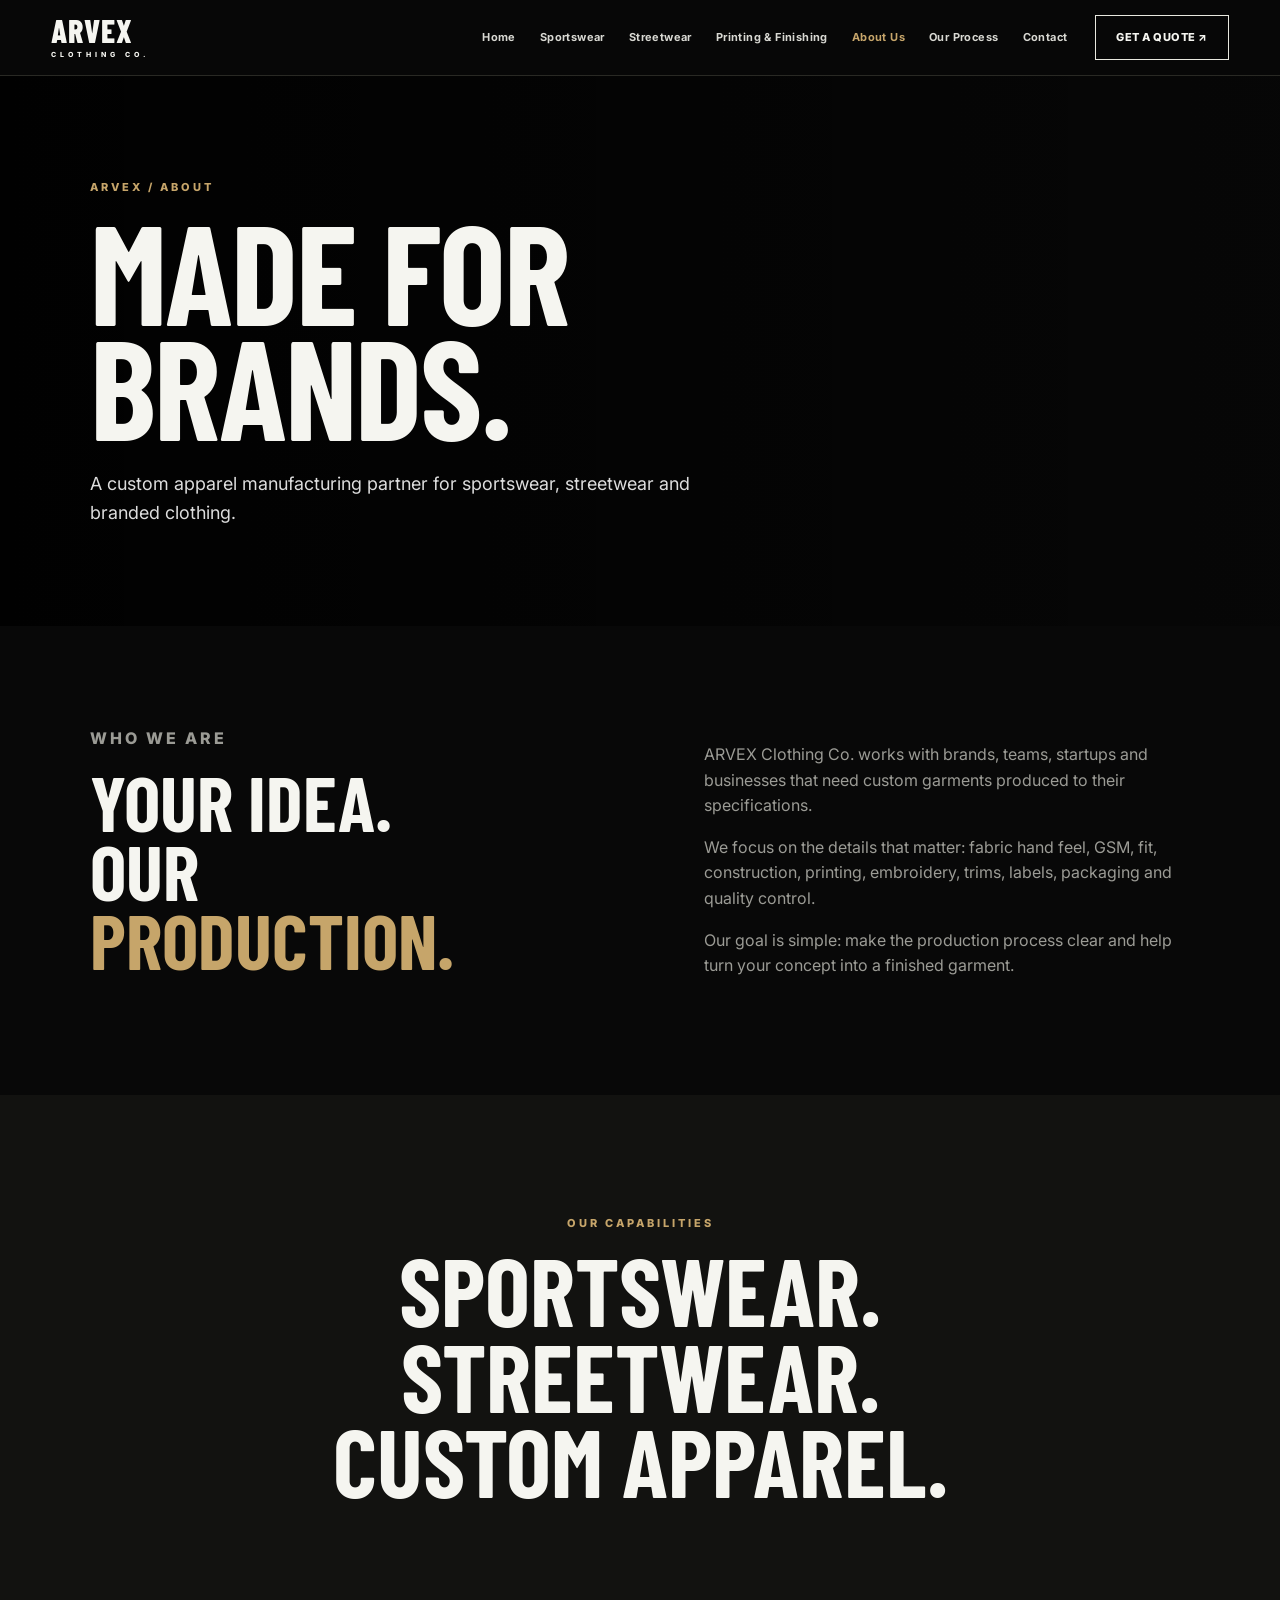
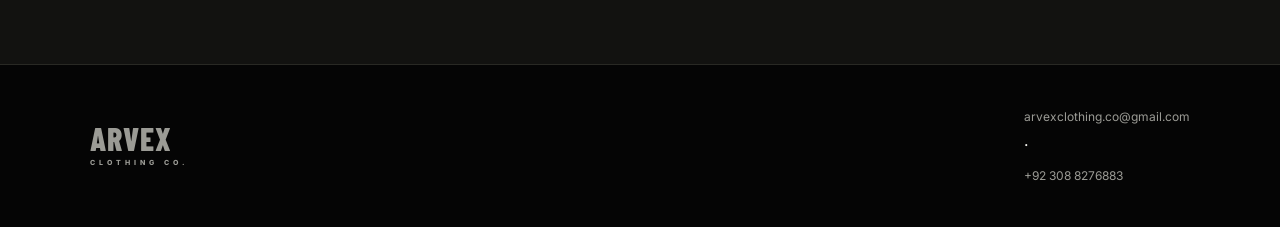
<file: about.html>
<!DOCTYPE html>
<html lang="en"><head><meta charset="UTF-8"><meta name="viewport" content="width=device-width,initial-scale=1.0"><title>About ARVEX Clothing Co.</title><link rel="preconnect" href="https://fonts.googleapis.com"><link rel="preconnect" href="https://fonts.gstatic.com" crossorigin><link href="https://fonts.googleapis.com/css2?family=Barlow+Condensed:wght@400;500;600;700;800&family=Inter:wght@400;500;600;700&display=swap" rel="stylesheet"><link rel="stylesheet" href="styles.css"></head>
<body>
<header class="site-header"><a class="logo" href="index.html">ARVEX<span>CLOTHING CO.</span></a><button class="menu-btn">☰</button><nav><a href="index.html">Home</a><a href="sportswear.html">Sportswear</a><a href="streetwear.html">Streetwear</a><a href="printing.html">Printing & Finishing</a><a class="active" href="about.html">About Us</a><a href="process.html">Our Process</a><a href="contact.html">Contact</a></nav><a class="header-cta" href="contact.html">GET A QUOTE ↗</a></header>
<main><section class="page-hero about-hero"><div><p class="eyebrow">ARVEX / ABOUT</p><h1>MADE FOR<br>BRANDS.</h1><p>A custom apparel manufacturing partner for sportswear, streetwear and branded clothing.</p></div></section>
<section class="section two-col"><div><p class="eyebrow">WHO WE ARE</p><h2>YOUR IDEA.<br>OUR <span>PRODUCTION.</span></h2></div><div><p>ARVEX Clothing Co. works with brands, teams, startups and businesses that need custom garments produced to their specifications.</p><p>We focus on the details that matter: fabric hand feel, GSM, fit, construction, printing, embroidery, trims, labels, packaging and quality control.</p><p>Our goal is simple: make the production process clear and help turn your concept into a finished garment.</p></div></section>
<section class="dark-panel"><p class="eyebrow">OUR CAPABILITIES</p><h2>SPORTSWEAR.<br>STREETWEAR.<br>CUSTOM APPAREL.</h2></section></main>
<footer class="compact-footer"><div><a class="logo" href="index.html">ARVEX<span>CLOTHING CO.</span></a></div><div><a href="mailto:arvexclothing.co@gmail.com">arvexclothing.co@gmail.com</a> · <a href="tel:+923088276883">+92 308 8276883</a></div></footer><script src="script.js"></script></body></html>
</file>
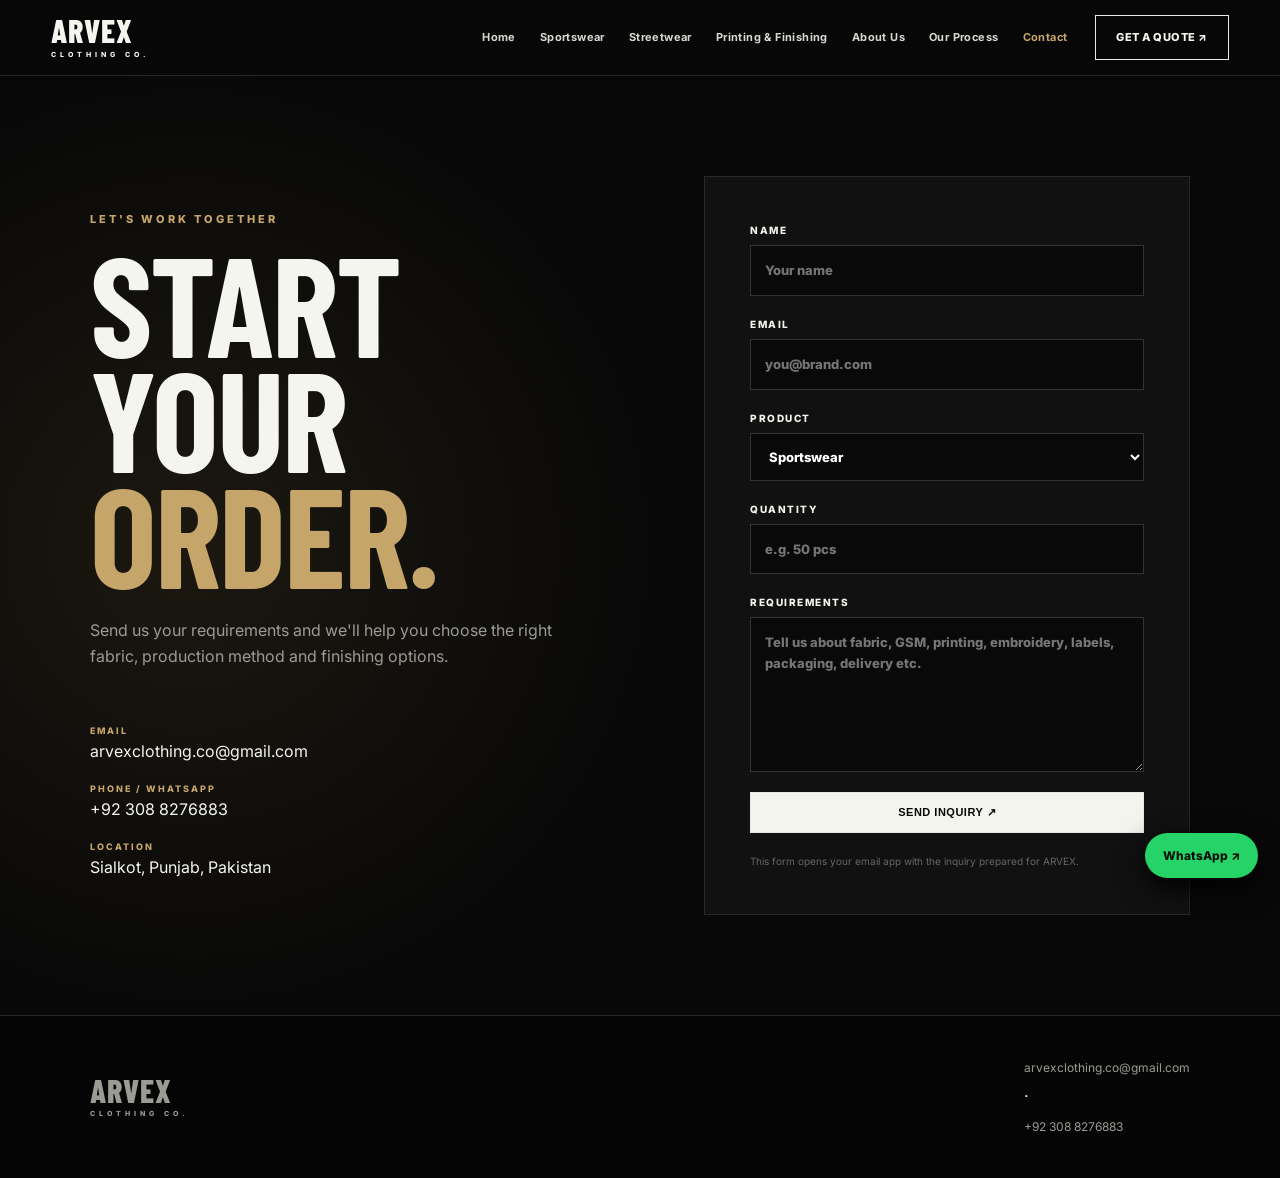
<file: contact.html>
<!DOCTYPE html>
<html lang="en"><head><meta charset="UTF-8"><meta name="viewport" content="width=device-width,initial-scale=1.0"><title>Contact ARVEX | Get a Quote</title><link rel="preconnect" href="https://fonts.googleapis.com"><link rel="preconnect" href="https://fonts.gstatic.com" crossorigin><link href="https://fonts.googleapis.com/css2?family=Barlow+Condensed:wght@400;500;600;700;800&family=Inter:wght@400;500;600;700&display=swap" rel="stylesheet"><link rel="stylesheet" href="styles.css"></head>
<body>
<header class="site-header"><a class="logo" href="index.html">ARVEX<span>CLOTHING CO.</span></a><button class="menu-btn">☰</button><nav><a href="index.html">Home</a><a href="sportswear.html">Sportswear</a><a href="streetwear.html">Streetwear</a><a href="printing.html">Printing & Finishing</a><a href="about.html">About Us</a><a href="process.html">Our Process</a><a class="active" href="contact.html">Contact</a></nav><a class="header-cta" href="contact.html">GET A QUOTE ↗</a></header>
<main>
<section class="contact-section"><div class="contact-copy"><p class="eyebrow">LET'S WORK TOGETHER</p><h1>START YOUR<br><em>ORDER.</em></h1><p>Send us your requirements and we'll help you choose the right fabric, production method and finishing options.</p><div class="contact-details"><a href="mailto:arvexclothing.co@gmail.com"><small>EMAIL</small>arvexclothing.co@gmail.com</a><a href="tel:+923088276883"><small>PHONE / WHATSAPP</small>+92 308 8276883</a><div><small>LOCATION</small>Sialkot, Punjab, Pakistan</div></div></div>
<form id="quoteForm" class="quote-form"><label>Name<input name="name" required placeholder="Your name"></label><label>Email<input type="email" name="email" required placeholder="you@brand.com"></label><label>Product<select name="product"><option>Sportswear</option><option>Streetwear</option><option>Graphic Tees</option><option>Sweatpants</option><option>Denim Jeans</option><option>Windbreaker Sets</option><option>Other / Custom</option></select></label><label>Quantity<input name="quantity" placeholder="e.g. 50 pcs"></label><label>Requirements<textarea name="message" required rows="6" placeholder="Tell us about fabric, GSM, printing, embroidery, labels, packaging, delivery etc."></textarea></label><button class="btn btn-light" type="submit">SEND INQUIRY ↗</button><p class="form-note">This form opens your email app with the inquiry prepared for ARVEX.</p></form></section>
</main><footer class="compact-footer"><div><a class="logo" href="index.html">ARVEX<span>CLOTHING CO.</span></a></div><div><a href="mailto:arvexclothing.co@gmail.com">arvexclothing.co@gmail.com</a> · <a href="tel:+923088276883">+92 308 8276883</a></div></footer><a class="whatsapp" href="https://wa.me/923088276883?text=Hello%20ARVEX%2C%20I%20would%20like%20a%20custom%20clothing%20quote." target="_blank" rel="noopener">WhatsApp ↗</a><script src="script.js"></script></body></html>
</file>
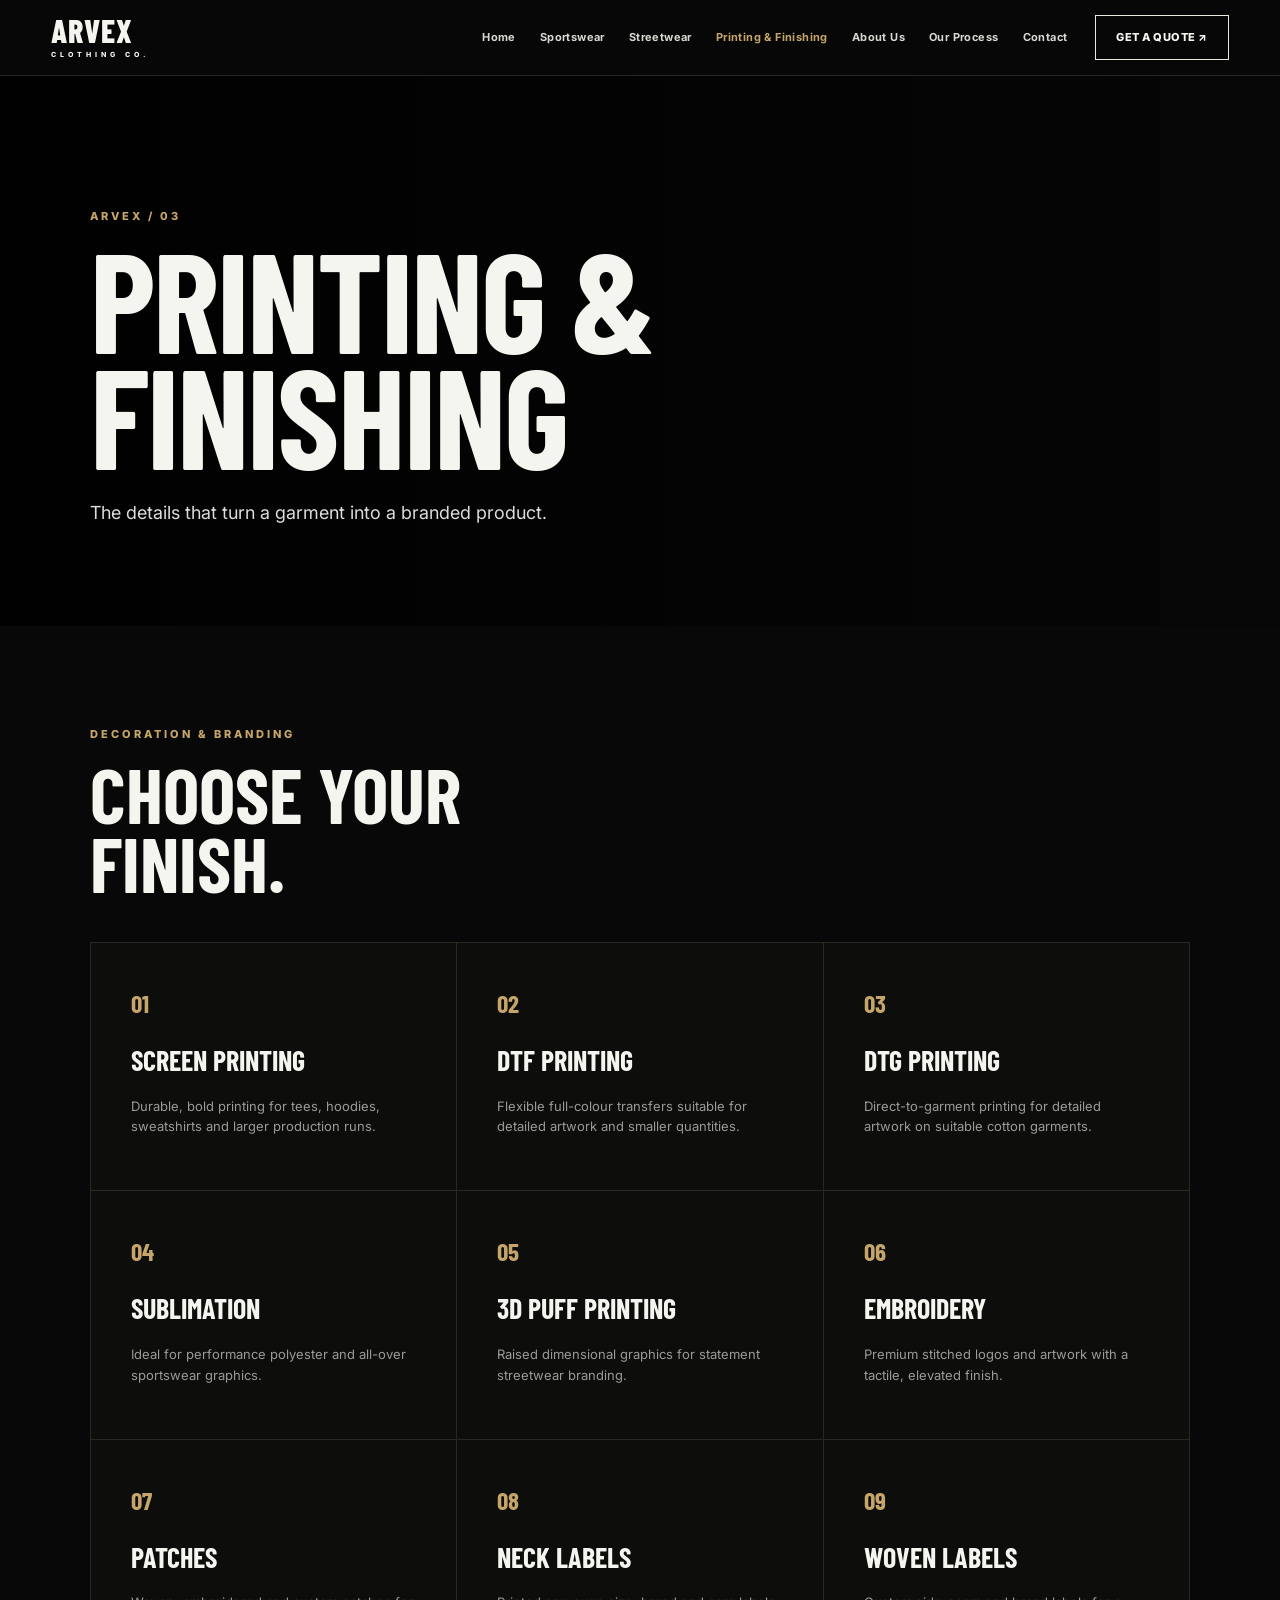
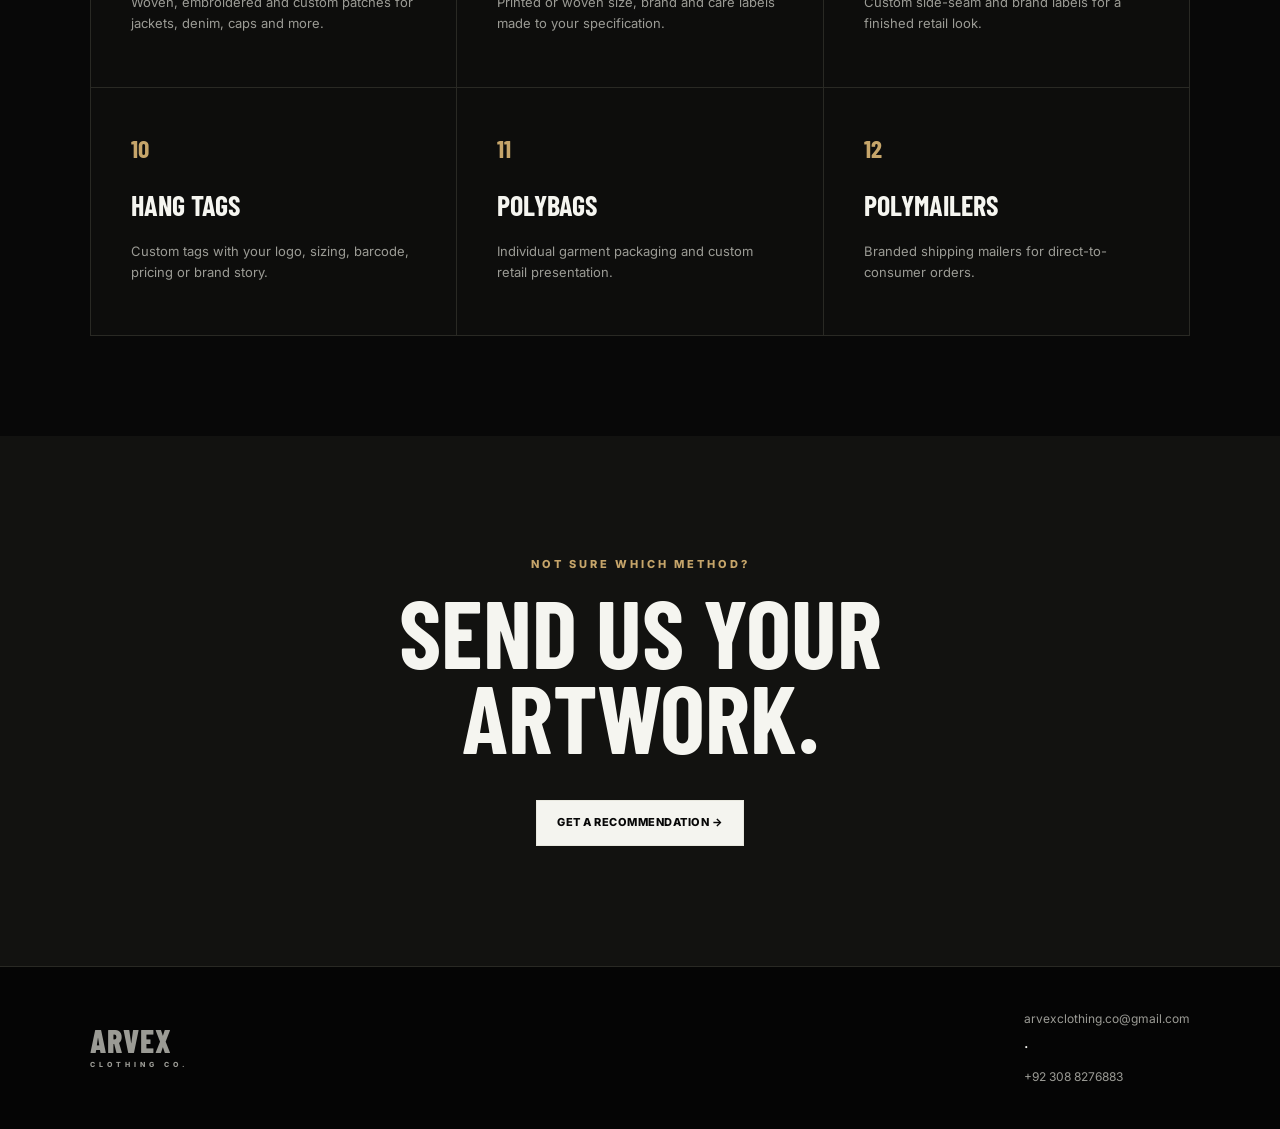
<file: printing.html>
<!DOCTYPE html>
<html lang="en"><head><meta charset="UTF-8"><meta name="viewport" content="width=device-width,initial-scale=1.0"><title>Printing & Finishing | ARVEX</title><link rel="preconnect" href="https://fonts.googleapis.com"><link rel="preconnect" href="https://fonts.gstatic.com" crossorigin><link href="https://fonts.googleapis.com/css2?family=Barlow+Condensed:wght@400;500;600;700;800&family=Inter:wght@400;500;600;700&display=swap" rel="stylesheet"><link rel="stylesheet" href="styles.css"></head>
<body>
<header class="site-header"><a class="logo" href="index.html">ARVEX<span>CLOTHING CO.</span></a><button class="menu-btn">☰</button><nav><a href="index.html">Home</a><a href="sportswear.html">Sportswear</a><a href="streetwear.html">Streetwear</a><a class="active" href="printing.html">Printing & Finishing</a><a href="about.html">About Us</a><a href="process.html">Our Process</a><a href="contact.html">Contact</a></nav><a class="header-cta" href="contact.html">GET A QUOTE ↗</a></header>
<main>
<section class="page-hero print-hero"><div><p class="eyebrow">ARVEX / 03</p><h1>PRINTING &<br>FINISHING</h1><p>The details that turn a garment into a branded product.</p></div></section>
<section class="section"><div class="section-head"><div><p class="eyebrow">DECORATION & BRANDING</p><h2>CHOOSE YOUR<br>FINISH.</h2></div></div>
<div class="finish-grid">
<div class="finish-card"><b>01</b><h3>SCREEN PRINTING</h3><p>Durable, bold printing for tees, hoodies, sweatshirts and larger production runs.</p></div>
<div class="finish-card"><b>02</b><h3>DTF PRINTING</h3><p>Flexible full-colour transfers suitable for detailed artwork and smaller quantities.</p></div>
<div class="finish-card"><b>03</b><h3>DTG PRINTING</h3><p>Direct-to-garment printing for detailed artwork on suitable cotton garments.</p></div>
<div class="finish-card"><b>04</b><h3>SUBLIMATION</h3><p>Ideal for performance polyester and all-over sportswear graphics.</p></div>
<div class="finish-card"><b>05</b><h3>3D PUFF PRINTING</h3><p>Raised dimensional graphics for statement streetwear branding.</p></div>
<div class="finish-card"><b>06</b><h3>EMBROIDERY</h3><p>Premium stitched logos and artwork with a tactile, elevated finish.</p></div>
<div class="finish-card"><b>07</b><h3>PATCHES</h3><p>Woven, embroidered and custom patches for jackets, denim, caps and more.</p></div>
<div class="finish-card"><b>08</b><h3>NECK LABELS</h3><p>Printed or woven size, brand and care labels made to your specification.</p></div>
<div class="finish-card"><b>09</b><h3>WOVEN LABELS</h3><p>Custom side-seam and brand labels for a finished retail look.</p></div>
<div class="finish-card"><b>10</b><h3>HANG TAGS</h3><p>Custom tags with your logo, sizing, barcode, pricing or brand story.</p></div>
<div class="finish-card"><b>11</b><h3>POLYBAGS</h3><p>Individual garment packaging and custom retail presentation.</p></div>
<div class="finish-card"><b>12</b><h3>POLYMAILERS</h3><p>Branded shipping mailers for direct-to-consumer orders.</p></div>
</div></section>
<section class="dark-panel"><p class="eyebrow">NOT SURE WHICH METHOD?</p><h2>SEND US YOUR<br>ARTWORK.</h2><a class="btn btn-light" href="contact.html">GET A RECOMMENDATION →</a></section>
</main><footer class="compact-footer"><div><a class="logo" href="index.html">ARVEX<span>CLOTHING CO.</span></a></div><div><a href="mailto:arvexclothing.co@gmail.com">arvexclothing.co@gmail.com</a> · <a href="tel:+923088276883">+92 308 8276883</a></div></footer><script src="script.js"></script></body></html>
</file>
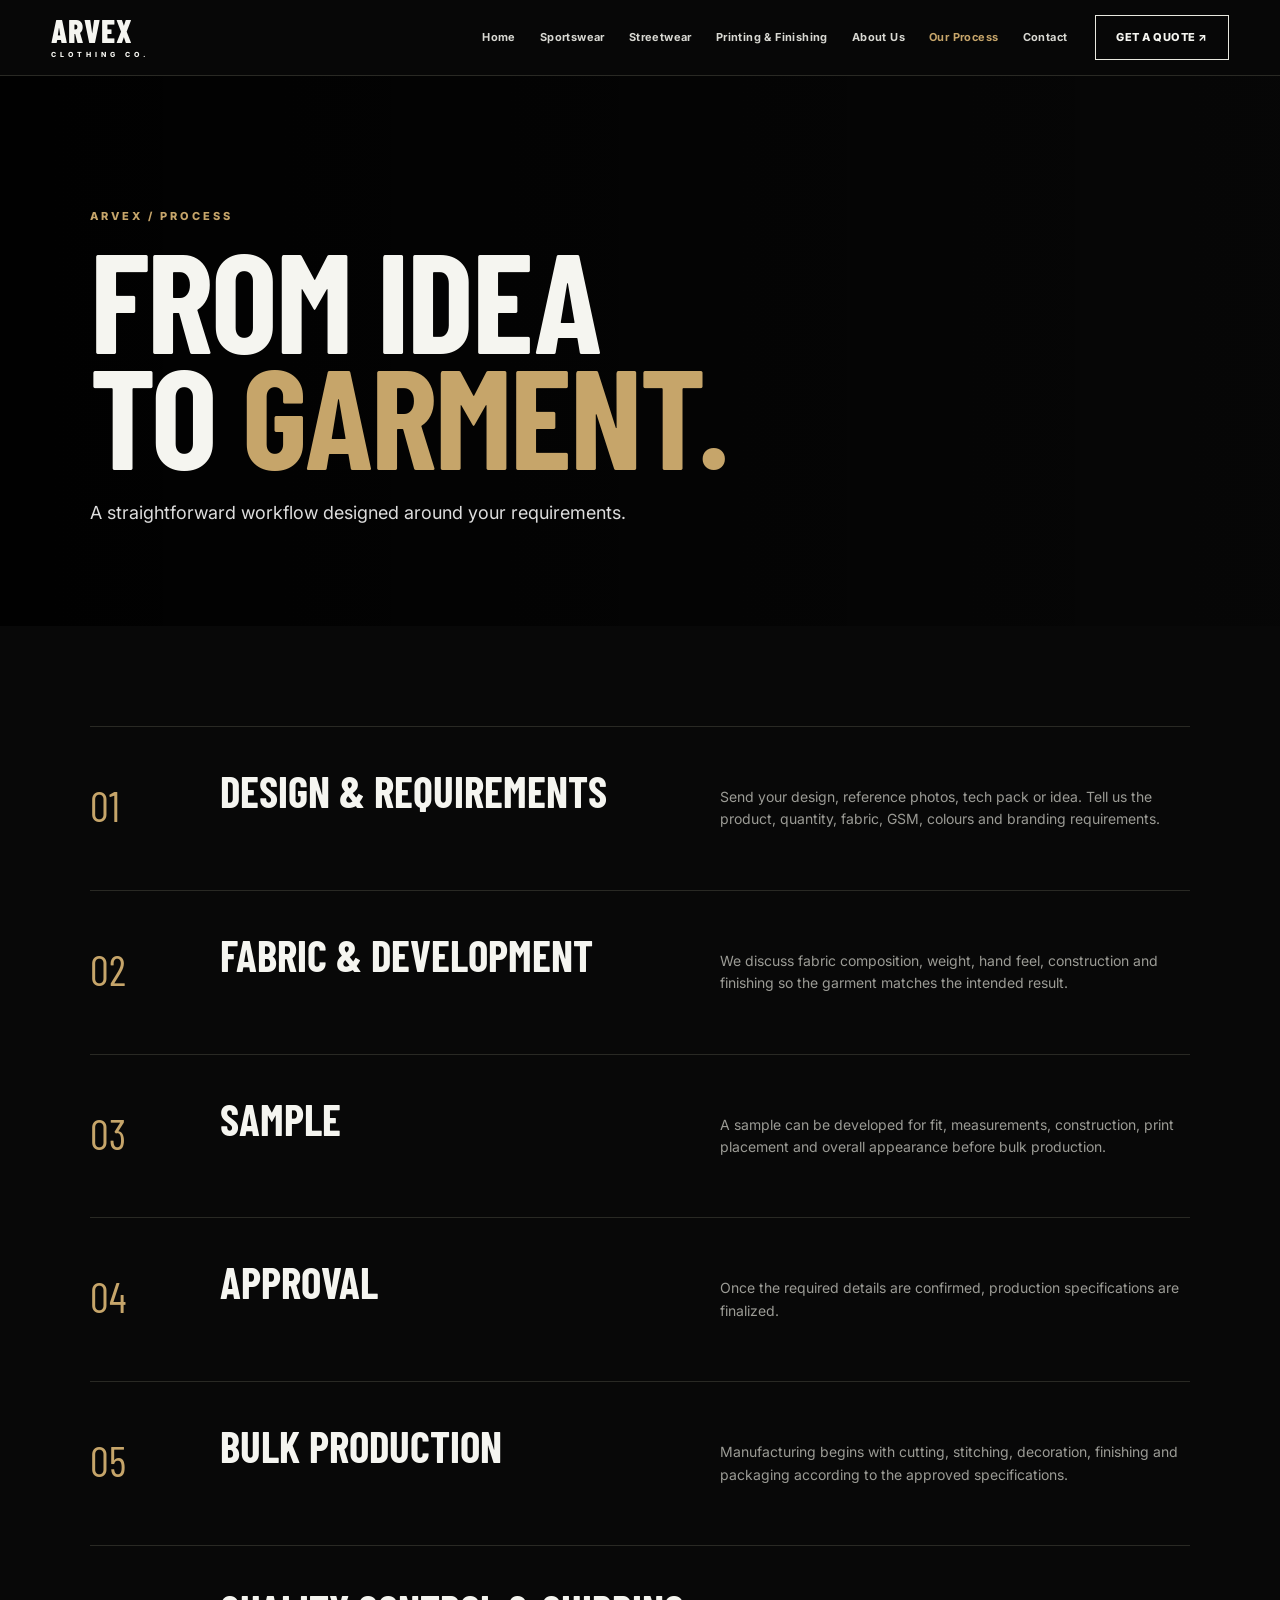
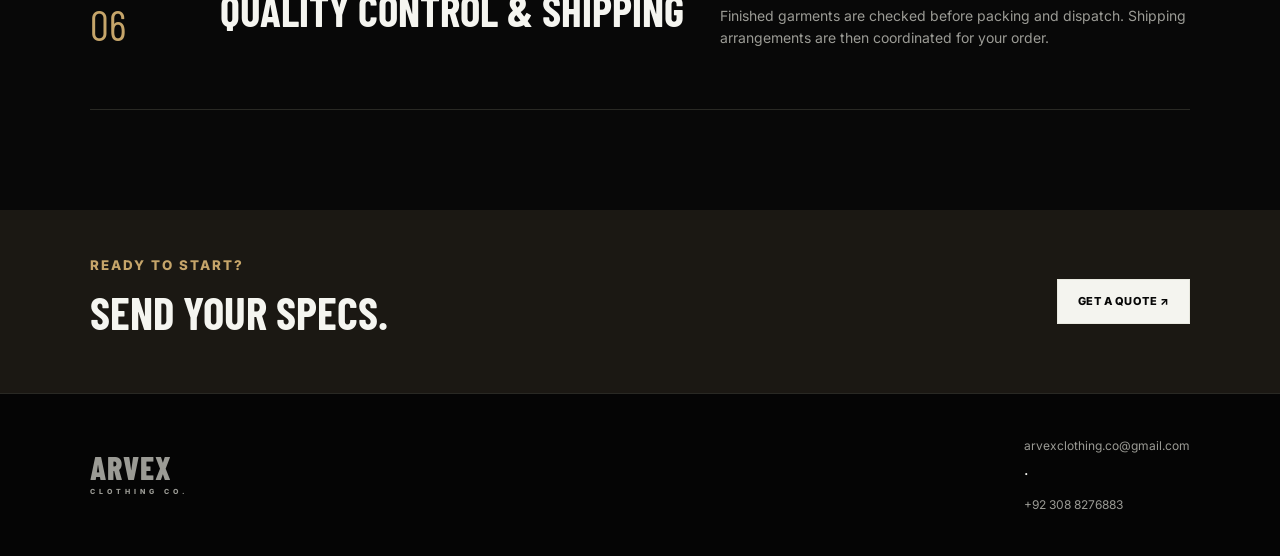
<file: process.html>
<!DOCTYPE html>
<html lang="en"><head><meta charset="UTF-8"><meta name="viewport" content="width=device-width,initial-scale=1.0"><title>Our Process | ARVEX</title><link rel="preconnect" href="https://fonts.googleapis.com"><link rel="preconnect" href="https://fonts.gstatic.com" crossorigin><link href="https://fonts.googleapis.com/css2?family=Barlow+Condensed:wght@400;500;600;700;800&family=Inter:wght@400;500;600;700&display=swap" rel="stylesheet"><link rel="stylesheet" href="styles.css"></head>
<body>
<header class="site-header"><a class="logo" href="index.html">ARVEX<span>CLOTHING CO.</span></a><button class="menu-btn">☰</button><nav><a href="index.html">Home</a><a href="sportswear.html">Sportswear</a><a href="streetwear.html">Streetwear</a><a href="printing.html">Printing & Finishing</a><a href="about.html">About Us</a><a class="active" href="process.html">Our Process</a><a href="contact.html">Contact</a></nav><a class="header-cta" href="contact.html">GET A QUOTE ↗</a></header>
<main><section class="page-hero process-hero"><div><p class="eyebrow">ARVEX / PROCESS</p><h1>FROM IDEA<br>TO <em>GARMENT.</em></h1><p>A straightforward workflow designed around your requirements.</p></div></section>
<section class="section"><div class="process-list">
<div><span>01</span><h2>DESIGN & REQUIREMENTS</h2><p>Send your design, reference photos, tech pack or idea. Tell us the product, quantity, fabric, GSM, colours and branding requirements.</p></div>
<div><span>02</span><h2>FABRIC & DEVELOPMENT</h2><p>We discuss fabric composition, weight, hand feel, construction and finishing so the garment matches the intended result.</p></div>
<div><span>03</span><h2>SAMPLE</h2><p>A sample can be developed for fit, measurements, construction, print placement and overall appearance before bulk production.</p></div>
<div><span>04</span><h2>APPROVAL</h2><p>Once the required details are confirmed, production specifications are finalized.</p></div>
<div><span>05</span><h2>BULK PRODUCTION</h2><p>Manufacturing begins with cutting, stitching, decoration, finishing and packaging according to the approved specifications.</p></div>
<div><span>06</span><h2>QUALITY CONTROL & SHIPPING</h2><p>Finished garments are checked before packing and dispatch. Shipping arrangements are then coordinated for your order.</p></div>
</div></section>
<section class="quote-strip"><div><small>READY TO START?</small><strong>SEND YOUR SPECS.</strong></div><a class="btn btn-light" href="contact.html">GET A QUOTE ↗</a></section></main>
<footer class="compact-footer"><div><a class="logo" href="index.html">ARVEX<span>CLOTHING CO.</span></a></div><div><a href="mailto:arvexclothing.co@gmail.com">arvexclothing.co@gmail.com</a> · <a href="tel:+923088276883">+92 308 8276883</a></div></footer><script src="script.js"></script></body></html>
</file>
<file: styles.css>
:root{--bg:#080808;--panel:#111;--text:#f5f5f0;--muted:#9b9b95;--line:#292924;--accent:#c6a56a}*{box-sizing:border-box}html{scroll-behavior:smooth}body{margin:0;background:var(--bg);color:var(--text);font-family:Inter,Arial,sans-serif;line-height:1.6}a{color:inherit;text-decoration:none}.site-header{height:76px;padding:0 4vw;display:flex;align-items:center;gap:28px;border-bottom:1px solid var(--line);position:sticky;top:0;z-index:50;background:rgba(8,8,8,.94);backdrop-filter:blur(12px)}.logo{font-family:"Barlow Condensed";font-size:32px;font-weight:800;letter-spacing:1px;line-height:.8;white-space:nowrap}.logo span{display:block;font-family:Inter;font-size:7px;letter-spacing:4px;text-align:center;margin-top:8px}.site-header nav{display:flex;gap:24px;align-items:center;margin-left:auto}.site-header nav a{font-size:11px;font-weight:700;letter-spacing:.4px;color:#d8d8d2}.site-header nav a:hover,.site-header nav .active{color:var(--accent)}.header-cta,.btn{border:1px solid #e8e8df;padding:13px 20px;font-size:11px;font-weight:800;letter-spacing:.5px}.header-cta{white-space:nowrap}.menu-btn{display:none;background:none;border:0;color:white;font-size:25px}.hero{min-height:720px;display:flex;align-items:center;padding:80px 7vw;position:relative;overflow:hidden;background:linear-gradient(90deg,rgba(0,0,0,.9),rgba(0,0,0,.35)),url("https://images.unsplash.com/photo-1552374196-c4e7ffc6e126?auto=format&fit=crop&w=2200&q=90") center/cover}.hero-content{position:relative;max-width:760px}.eyebrow{font-size:11px;letter-spacing:3px;font-weight:800;color:var(--accent);margin:0 0 15px}.hero h1,.page-hero h1,.contact-copy h1{font-family:"Barlow Condensed";font-size:clamp(72px,11vw,150px);line-height:.82;margin:0 0 28px;letter-spacing:-2px}.hero h1 em,.page-hero h1 em,.contact-copy h1 em{font-style:normal;color:var(--accent)}.hero-copy{font-size:18px;max-width:540px;color:#d2d2cd}.hero-actions{display:flex;gap:28px;align-items:center;margin:35px 0}.btn{display:inline-block;background:var(--text);color:#090909}.btn:hover{transform:translateY(-2px)}.btn-light{background:#f4f4ef;color:#070707}.btn-outline{background:transparent;color:white}.text-link{font-size:11px;font-weight:800;letter-spacing:1px}.hero-stats{display:flex;gap:0;margin-top:70px}.hero-stats div{display:flex;gap:12px;padding-right:28px;margin-right:28px;border-right:1px solid #555}.hero-stats div:last-child{border:0}.hero-stats strong{font-family:"Barlow Condensed";font-size:30px;color:var(--accent)}.hero-stats span{font-size:9px;text-transform:uppercase;letter-spacing:1px;line-height:1.4}.section{padding:100px 7vw}.intro{display:grid;grid-template-columns:1.3fr .7fr;gap:10vw;border-bottom:1px solid var(--line)}h2{font-family:"Barlow Condensed";font-size:clamp(48px,6vw,82px);line-height:.9;margin:0}h2 span{color:var(--accent)}.intro>p,.section-head>p{color:var(--muted);max-width:530px;margin:25px 0 0}.category-grid{display:grid;grid-template-columns:1fr 1fr}.category-card{min-height:620px;position:relative;overflow:hidden;border-right:1px solid var(--line)}.category-card .category-image{position:absolute;inset:0;transition:transform .7s}.category-card:hover .category-image{transform:scale(1.05)}.sports .category-image{background:linear-gradient(0deg,rgba(0,0,0,.8),rgba(0,0,0,.1)),url("https://images.unsplash.com/photo-1517466787929-bc90951d0974?auto=format&fit=crop&w=1400&q=90") center/cover}.street .category-image{background:linear-gradient(0deg,rgba(0,0,0,.85),rgba(0,0,0,.1)),url("https://images.unsplash.com/photo-1529139574466-a303027c1d8b?auto=format&fit=crop&w=1400&q=90") center/cover}.category-info{position:absolute;left:6vw;bottom:55px}.category-info p,.category-info span{font-size:10px;letter-spacing:2px;font-weight:800}.category-info h2{font-size:80px;margin:10px 0}.section-head{display:flex;justify-content:space-between;gap:40px;align-items:end;margin-bottom:45px}.product-grid{display:grid;grid-template-columns:repeat(4,1fr);gap:14px}.product-card{background:#10100f;border:1px solid var(--line);padding-bottom:20px;transition:.25s}.product-card:hover{transform:translateY(-5px);border-color:#666}.product-card img{width:100%;height:290px;object-fit:cover;display:block;filter:saturate(.8)}.product-card h3,.product-card p{margin-left:18px;margin-right:18px}.product-card h3{font-family:"Barlow Condensed";font-size:23px;margin-top:18px;margin-bottom:2px}.product-card p{color:var(--muted);font-size:12px;margin-top:0}.feature-banner{min-height:580px;padding:90px 7vw;display:flex;align-items:end;background:linear-gradient(90deg,rgba(0,0,0,.8),rgba(0,0,0,.25)),url("https://images.unsplash.com/photo-1503341504253-dff4815485f1?auto=format&fit=crop&w=2200&q=90") center/cover}.feature-banner h2{font-size:100px;margin-bottom:35px}.service-grid{display:grid;grid-template-columns:repeat(3,1fr);border:1px solid var(--line)}.service-grid>div{padding:35px;border:1px solid var(--line);min-height:220px}.service-grid b,.finish-card b{color:var(--accent);font-family:"Barlow Condensed";font-size:25px}.service-grid h3,.finish-card h3{font-family:"Barlow Condensed";font-size:28px;margin:15px 0 5px}.service-grid p,.finish-card p{color:var(--muted);font-size:13px}.quote-strip{padding:45px 7vw;background:#1b1813;display:flex;justify-content:space-between;align-items:center}.quote-strip small{display:block;letter-spacing:2px;color:var(--accent);font-weight:800}.quote-strip strong{font-family:"Barlow Condensed";font-size:45px}footer{padding:75px 7vw 30px;display:grid;grid-template-columns:1.4fr .8fr 1fr 1fr;gap:50px;border-top:1px solid var(--line);background:#050505}footer h4{font-size:10px;letter-spacing:2px;color:var(--accent)}footer p,footer a,footer span{display:block;color:var(--muted);font-size:12px;margin:7px 0}.copyright{grid-column:1/-1;border-top:1px solid var(--line);padding-top:20px;color:#555;font-size:10px}.compact-footer{display:flex;justify-content:space-between;align-items:center;grid-template-columns:none;padding:35px 7vw}.page-hero{min-height:550px;display:flex;align-items:end;padding:80px 7vw;background-position:center;background-size:cover}.page-hero>div{max-width:800px}.page-hero p:last-child{font-size:18px;color:#ddd;max-width:600px}.sports-hero{background-image:linear-gradient(90deg,rgba(0,0,0,.82),rgba(0,0,0,.2)),url("https://images.unsplash.com/photo-1521412644187-c49fa049e84d?auto=format&fit=crop&w=2200&q=90")}.street-hero{background-image:linear-gradient(90deg,rgba(0,0,0,.85),rgba(0,0,0,.2)),url("https://images.unsplash.com/photo-1529139574466-a303027c1d8b?auto=format&fit=crop&w=2200&q=90")}.print-hero{background-image:linear-gradient(90deg,rgba(0,0,0,.9),rgba(0,0,0,.25)),url("https://images.unsplash.com/photo-1583743814966-8936f37f4678?auto=format&fit=crop&w=2200&q=90")}.about-hero{background-image:linear-gradient(90deg,rgba(0,0,0,.88),rgba(0,0,0,.2)),url("https://images.unsplash.com/photo-1529139574466-a303027c1d8b?auto=format&fit=crop&w=2200&q=90")}.process-hero{background-image:linear-gradient(90deg,rgba(0,0,0,.9),rgba(0,0,0,.2)),url("https://images.unsplash.com/photo-1551488831-00ddcb6c6bd3?auto=format&fit=crop&w=2200&q=90")}.article-grid{display:flex;flex-direction:column;gap:100px}.article-card{display:grid;grid-template-columns:1fr 1fr;gap:7vw;align-items:center;border-top:1px solid var(--line);padding-top:40px}.article-card.reverse img{order:2}.article-card img{width:100%;height:560px;object-fit:cover}.article-card span{font-size:10px;color:var(--accent);letter-spacing:2px;font-weight:800}.article-card h3{font-family:"Barlow Condensed";font-size:64px;line-height:.9;margin:15px 0}.article-card p,.article-card li{color:var(--muted);font-size:14px}.article-card ul{padding-left:20px}.dark-panel{padding:120px 7vw;background:#121210;text-align:center}.dark-panel h2{font-size:95px;margin:15px 0 40px}.finish-grid{display:grid;grid-template-columns:repeat(3,1fr);gap:1px;background:var(--line);border:1px solid var(--line)}.finish-card{background:#0d0d0c;padding:40px;min-height:240px}.two-col{display:grid;grid-template-columns:1fr 1fr;gap:10vw}.two-col p{color:var(--muted);font-size:16px}.process-list{border-top:1px solid var(--line)}.process-list>div{display:grid;grid-template-columns:100px 1fr 1fr;gap:30px;padding:45px 0;border-bottom:1px solid var(--line);align-items:start}.process-list span{font-family:"Barlow Condensed";font-size:42px;color:var(--accent)}.process-list h2{font-size:43px}.process-list p{color:var(--muted);font-size:14px}.contact-section{min-height:calc(100vh - 76px);padding:100px 7vw;display:grid;grid-template-columns:1fr 1fr;gap:10vw;align-items:center;background:radial-gradient(circle at 15% 50%,#1c1810 0,transparent 40%)}.contact-copy>p:not(.eyebrow){max-width:560px;color:var(--muted)}.contact-details{margin-top:55px;display:grid;gap:18px}.contact-details small{display:block;color:var(--accent);font-size:9px;letter-spacing:2px;font-weight:800}.quote-form{background:#111;padding:45px;border:1px solid var(--line);display:grid;gap:20px}.quote-form label{font-size:10px;text-transform:uppercase;letter-spacing:1.5px;font-weight:800}.quote-form input,.quote-form select,.quote-form textarea{display:block;width:100%;margin-top:7px;background:#090909;border:1px solid #333;color:white;padding:14px;font:inherit;font-size:13px;outline:none}.quote-form input:focus,.quote-form select:focus,.quote-form textarea:focus{border-color:var(--accent)}.form-note{color:#666;font-size:10px;margin:0}.whatsapp{position:fixed;right:22px;bottom:22px;background:#25d366;color:#071109;padding:13px 18px;border-radius:40px;font-size:12px;font-weight:800;z-index:60;box-shadow:0 10px 30px #000}.whatsapp:hover{transform:translateY(-2px)}
@media(max-width:1000px){.site-header nav{display:none}.site-header{justify-content:space-between}.menu-btn{display:block}.header-cta{display:none}.hero{min-height:650px}.product-grid{grid-template-columns:repeat(2,1fr)}.service-grid,.finish-grid{grid-template-columns:1fr 1fr}.intro,.two-col,.contact-section{grid-template-columns:1fr}.category-card{min-height:500px}.article-card{grid-template-columns:1fr;gap:35px}.article-card.reverse img{order:0}.article-card img{height:450px}.process-list>div{grid-template-columns:70px 1fr}.process-list p{grid-column:2}.hero-stats{flex-wrap:wrap;gap:18px}.hero-stats div{margin-right:0}.section-head{align-items:start;flex-direction:column}footer{grid-template-columns:1fr 1fr}}
@media(max-width:600px){.site-header{height:65px;padding:0 5vw}.logo{font-size:27px}.hero,.page-hero{padding:65px 6vw;min-height:590px}.hero h1,.page-hero h1,.contact-copy h1{font-size:72px}.hero-copy{font-size:15px}.hero-stats{display:grid;grid-template-columns:1fr 1fr}.hero-stats div{border:0;margin:0;padding:0}.section{padding:70px 6vw}h2{font-size:52px}.category-grid{grid-template-columns:1fr}.category-card{min-height:470px}.category-info{left:6vw}.category-info h2{font-size:65px}.product-grid,.service-grid,.finish-grid{grid-template-columns:1fr}.product-card img{height:330px}.feature-banner h2{font-size:65px}.quote-strip{display:block}.quote-strip .btn{margin-top:25px}.article-card h3{font-size:52px}.article-card img{height:350px}.process-list>div{grid-template-columns:55px 1fr}.process-list h2{font-size:34px}.contact-section{padding:70px 6vw}.quote-form{padding:25px}footer,.compact-footer{grid-template-columns:1fr;display:grid;padding:55px 6vw;gap:25px}.copyright{grid-column:auto}.compact-footer{display:flex;flex-direction:column;align-items:flex-start}.header-cta{display:none}}
</file>
